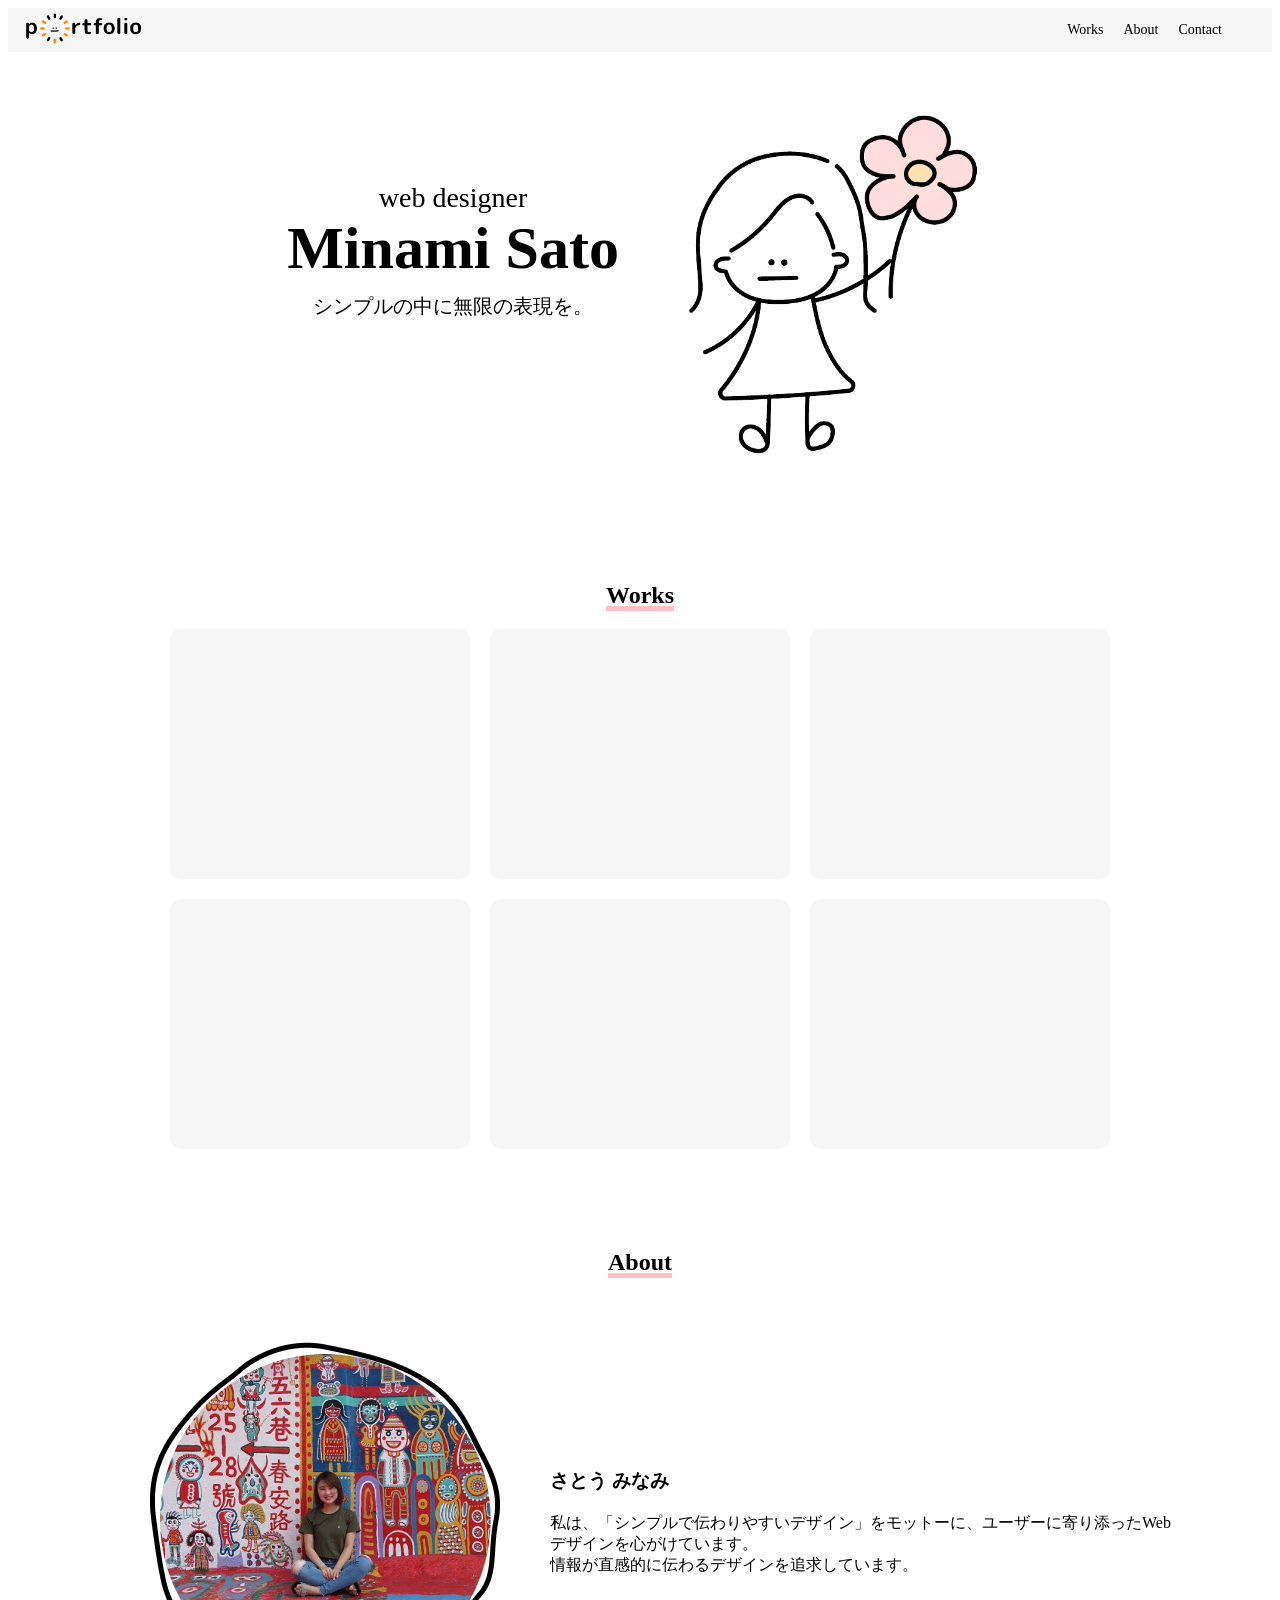
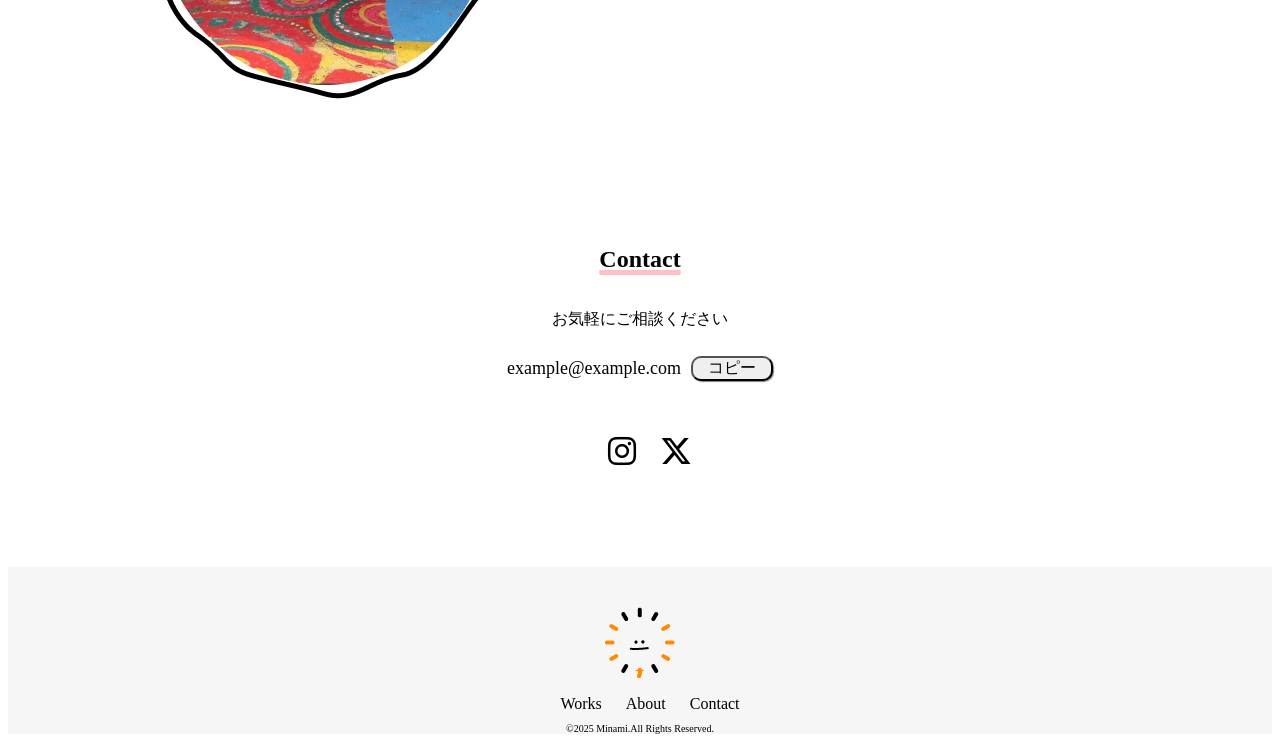
<file: index.html>
<!DOCTYPE html>
<html lang="ja">
  

<head>
  <meta charset="UTF-8">
  <meta name="viewport" content="width=device-width, initial-scale=1.0">

  <!--ファビコン-->
  <link rel="icon" href="imag/logo.png" type="image/png">
  
  <!--Googleフォント-->
  <link rel="preconnect" href="https://fonts.googleapis.com">
  <link rel="preconnect" href="https://fonts.gstatic.com" crossorigin>
  <link href="https://fonts.googleapis.com/css2?family=Josefin+Sans:ital,wght@0,100..700;1,100..700&family=M+PLUS+Rounded+1c&family=Noto+Sans+JP&family=Zen+Maru+Gothic&display=swap" rel="stylesheet">

  <!--CSS-->
  <link rel="stylesheet" href="style.css">

  
</head>

<body>
  <!--ヘッダー-->
  <header>
    <!--ロゴ-->
    <a href="index.html">
      <img id="logo" src="imag/logo4.png" alt="トップページに戻る">
    </a>

    <!--ナビゲーション-->
    <nav>
      <ul id="nav-pc">
        <li><a href="index.html#works" alt="Worksへのリンク">Works</a></li>
        <li><a href="index.html#about" alt="Aboutへのリンク">About</a></li>
        <li><a href="index.html#contact" alt="Contactへのリンク">Contact</a></li>
      </ul>
    </nav>
  </header>
    
  <main>
      <!--メインビジュアル-->
      <section id="main-visual">
        <div id="main-message">
          <p>web designer</p>
          <h1>Minami Sato</h1>
          <h3>シンプルの中に無限の表現を。</h3>
        </div>
        <img id="main-img"  src="imag/main-visual.png" alt="一輪の花をもった女の子のイラスト">
      </section>

      <!--Works-->
      <section id="works">
        <h2 class="index-h2">Works</h2>
        <div class="container">
          <div class="box"></div>
          <div class="box"></div>
          <div class="box"></div>
          <div class="box"></div>
          <div class="box"></div>
          <div class="box"></div>
        </div>
      </section>

      <!--About-->
      <section id="about">
        <h2 class="index-h2">About</h2>
        <div id="about-main">
          <img id="about-img" src="imag/about.png" alt="本人の写真">
          <div id="about-message">
            <h3>さとう みなみ</h3>
            <p>私は、「シンプルで伝わりやすいデザイン」をモットーに、ユーザーに寄り添ったWebデザインを心がけています。
            <br>情報が直感的に伝わるデザインを追求しています。
            </p>
          </div>
        </div>
      </section>

      <!--Contact-->
      <section id="contact">
        <h2 class="index-h2">Contact</h2>
        <div id="contact-message">
          <p>お気軽にご相談ください</p>

          <div id="email-main">
            <div class="email-container">
              <span class="email" id="email">example@example.com</span>
              <div class="copy-area">
                <button class="copy-btn" id="copyBtn">コピー</button>
                <div class="copy-message" id="copyMessage">\完了/</div>
              </div>
            </div>
          </div>
                          
          <p class="message" id="message"></p>
        
          

          <div id="sns-logo">
            <link rel="stylesheet" href="https://cdnjs.cloudflare.com/ajax/libs/font-awesome/6.5.0/css/all.min.css">
            <a href="https://instagram.com/"><i class="fa-brands fa-instagram fa-2x"></i></a>
            <a href="https://x.com/"><i class="fa-brands fa-x-twitter fa-2x"></i></a>
          </div>
        </div>
      </section>
  </main>

  <footer>
    <div id="footer-logo">
      <a href="index.html">
        <img src="imag/logo.png" alt="ポートフォリオのロゴ">
      </a>
    </div>

    <div id="footer-link">
      <a href="index.html#works" alt="Worksへのリンク">Works</a>
      <a href="index.html#about" alt="Aboutへのリンク">About</a>
      <a href="index.html#contact" alt="Contactへのリンク">Contact</a>
    </div>

    <p id="copyright">&copy;2025 Minami.All Rights Reserved.</p>
  </footer>


  <script>
    document.getElementById("copyBtn").addEventListener("click", function() {
  var emailText = document.getElementById("email").innerText;

  
  var tempInput = document.createElement("input");
  document.body.appendChild(tempInput);
  tempInput.value = emailText;
  tempInput.select();
  document.execCommand("copy");
  document.body.removeChild(tempInput);

 
  var copyMessage = document.getElementById("copyMessage");
  copyMessage.style.display = "block";

});

  </script>

</body>
</html>
</file>
<file: style.css>
@charset "UTF-8";

html {
  scroll-behavior: smooth;
}

/*PC、スマホ共通スタイル*/
main {
  max-width: 1080px;
  margin: 0 auto;
}

/*ヘッダー*/
header {
  display: flex;
  justify-content: space-between;
  align-items: center;
  background-color: #a5a5a51a;
}
/*ロゴ*/
#logo {
  height: 60%;
  width: 60%;
}

/*ナビゲーションレイアウト*/
#nav-pc {
  font-size: 14px;
  display: flex;
  padding-right: 50px;
  li {
    list-style: none;
  }
  a {
    text-decoration: none;
    margin-left: 20px;
    color: black;
  }
  a:hover {
    text-decoration: underline;
  }
}

/*メインビジュアル*/
#main-visual {
  display: flex;
  justify-content: center;
  align-items: center;
  height: 400px;
  margin: 30px;
}
#main-message {
  display: flex;
  flex-direction: column;
  align-items: center;
  height: 200px;
  h1 {
    font-size: 60px;
    margin: 0;
  }
  h3 {
    font-size: 20px;
    font-weight: lighter;
    margin: 10px auto;
  }
  p {
    font-size: 28px;
    margin: 0 auto;
  }
}
#main-img {
  width: auto;
  height: 90%;
  margin-left: 50px;
}

/*Works*/
/*見出し共通*/
.index-h2 {
  text-decoration: underline;
  text-decoration-color: #ff7d8a7d;
  text-decoration-thickness: 5px;
  display: flex;
  justify-content: center;
  margin-top: 100px;
}

/* 作品挿入　*/
.container {
  display: grid;
  grid-template-columns: 300px 300px 300px;
  gap: 20px;
  grid-template-rows: 250px 250px;
  justify-content: center;
}
.box {
  background: #a5a5a51a;
 padding: 10px;
 border-radius: 10px;
}

/*About*/
#about-main {
  display: flex;
}
#about-img {
  width: 50%;
  height: 50%;
}
#about-message {
  margin: auto;
}

/*Contact*/
#contact-message {
  display: flex;
  flex-direction: column;
  align-items: center;
}

/*メアドコピー*/
#email-main {
  display: flex;
  margin-top: 10px;
}
.email-container {
  display: flex;
  align-items: center;
}
.email {
  font-size: 18px;
  margin-right: 10px;
}

/* コピーボタンのスタイル */
.copy-btn {
  color: black;
  padding: 0px 15px;
  border-radius: 10px;
  font-size: 16px;
  box-shadow: 1px 1px 1px gray;
}
.copy-btn:hover {
  background-color: #cacaca7d;
}

/* コピー完了メッセージ */
.copy-area {
  position: relative;
  display: inline-block;
}

.copy-message {
  position: absolute;
  top: -30px; /* ボタンの上に出す */
  left: 50%;
  transform: translateX(-50%);
  color: rgb(87, 87, 87);
  padding: 5px 10px;
  border-radius: 5px;
  font-size: 14px;
  display: none; /* 最初は隠す */
  white-space: nowrap;
}

.message {
  margin-top: 10px;
  margin-left: 20px;
  font-size: 14px;
  color: rgb(87, 87, 87);
}
#sns-logo {
  margin-top: 30px;
  a {
  margin-left: 20px;
  color: black;
  }
}

/*Footer*/
footer {
  text-align: center;
  background-color: #a5a5a51a;
  margin-top: 100px;
  padding-top: 30px;
}
#footer-link {
  a {
    text-decoration: none;
    margin-left: 20px;
    color: black;
  }
  a:hover {
    text-decoration: underline;
  }
}
#copyright {
  font-size: 10px;
}
</file>
